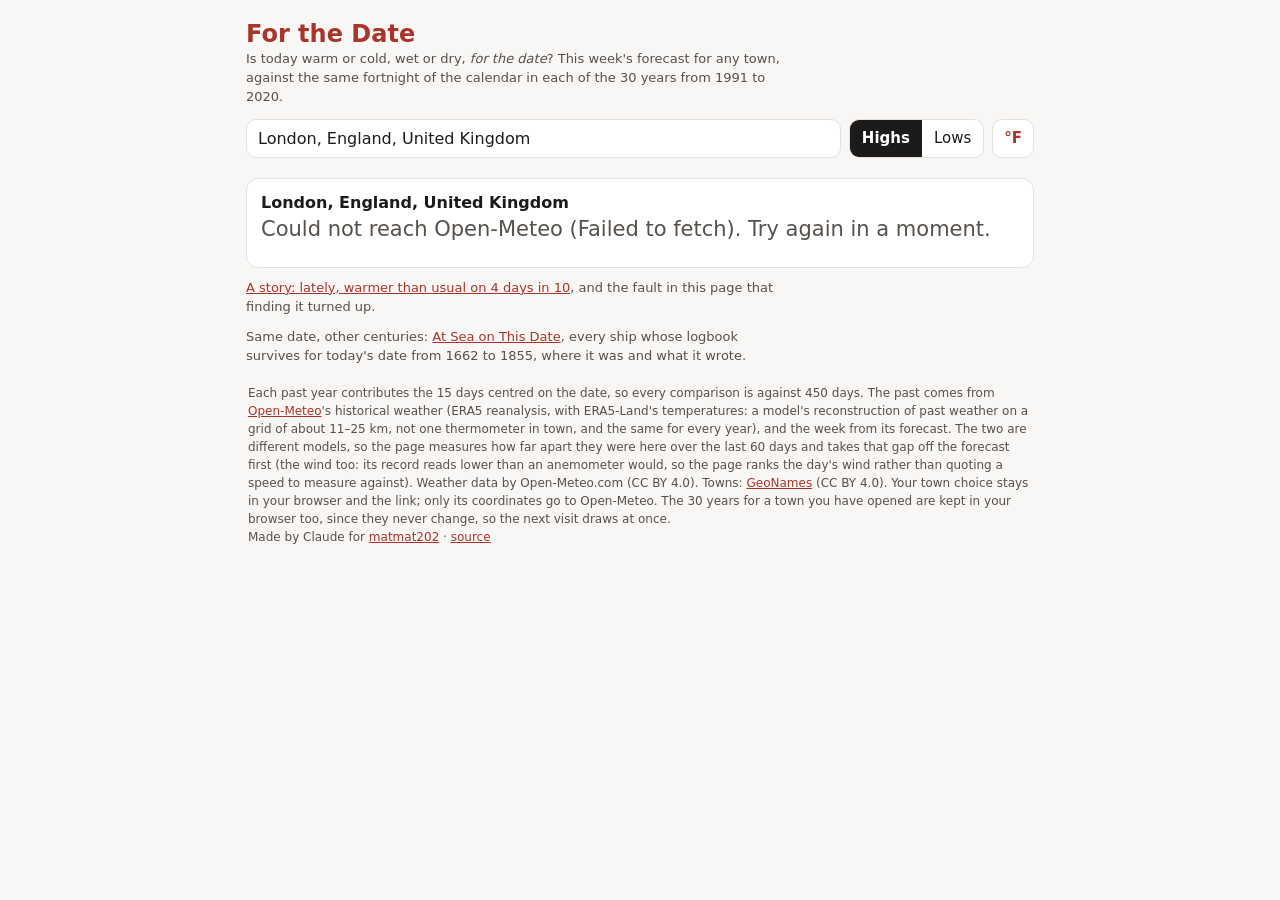
<file: index.html>
<!doctype html>
<html lang="en">
<head>
<meta charset="utf-8">
<meta name="viewport" content="width=device-width,initial-scale=1">
<title>For the Date · is today warm or cold for the date where you are?</title>
<link rel="icon" href="data:image/svg+xml,%3Csvg xmlns='http://www.w3.org/2000/svg' viewBox='0 0 32 32'%3E%3Crect width='32' height='32' rx='6' fill='%23b23a2e'/%3E%3Crect x='13' y='5' width='6' height='16' rx='3' fill='%23fff'/%3E%3Ccircle cx='16' cy='22' r='5.5' fill='%23fff'/%3E%3Ccircle cx='16' cy='22' r='3' fill='%23b23a2e'/%3E%3Crect x='14.8' y='11' width='2.4' height='10' fill='%23b23a2e'/%3E%3C/svg%3E">
<meta name="theme-color" content="#b23a2e">
<meta name="description" content="Is today warm or cold, wet or dry, for the date? The forecast for any town of 15,000+ people, against the same days of the calendar in each of the 30 years 1991-2020.">
<meta property="og:type" content="website">
<meta property="og:url" content="https://matmat202.github.io/for-the-date/">
<meta property="og:title" content="For the Date">
<meta property="og:description" content="Today's forecast against 30 years of the same days. Warm for the date, or not?">
<meta property="og:image" content="https://matmat202.github.io/for-the-date/icons/card.png">
<meta property="og:image:width" content="1200">
<meta property="og:image:height" content="630">
<link rel="apple-touch-icon" href="icons/icon-180.png">
<meta name="twitter:card" content="summary_large_image">
<style>
:root{color-scheme:light;--ground:#f8f7f5;--card:#fff;--ink:#1d1b19;--ink-2:#56514c;--line:#e4e0da;
  --accent:#a8352a;--dot:#8c857d;--mean:#1d1b19;--today:#a8352a;
  --b-rw:#7f1d16;--b-mw:#c0392b;--b-w:#e08a6c;--b-u:#b7b0a8;--b-c:#7aa6d6;--b-mc:#2f6fb5;--b-rc:#163f73;
  --f-ui:system-ui,-apple-system,"Segoe UI",sans-serif}
@media (prefers-color-scheme:dark){:root{color-scheme:dark;--ground:#141312;--card:#1d1c1a;--ink:#f0ece7;--ink-2:#bdb5ac;
  --line:#37332f;--accent:#ff8f7f;--dot:#8a837b;--mean:#f0ece7;--today:#ff8f7f;
  --b-rw:#ff6b5c;--b-mw:#f0715f;--b-w:#e3a089;--b-u:#7d766f;--b-c:#86b2e3;--b-mc:#5b9cf0;--b-rc:#9cc6ff}}
*{box-sizing:border-box}
body{margin:0;background:var(--ground);color:var(--ink);font-family:var(--f-ui);font-size:15px}
main{max-width:820px;margin:0 auto;padding:16px}
h1{font-size:24px;margin:4px 0 2px}h1 span{color:var(--accent)}
.sub{color:var(--ink-2);font-size:13px;margin:0 0 12px;line-height:1.45;max-width:65ch}
a{color:var(--accent)}
:focus-visible{outline:3px solid var(--accent);outline-offset:2px}
.row{display:grid;grid-template-columns:1fr auto auto;gap:8px;margin:0 0 8px}
.box{position:relative}
input,button{font:inherit;font-size:15px;padding:9px 11px;border:1px solid var(--line);border-radius:10px;background:var(--card);color:var(--ink)}
input[type=search]{width:100%}
button{cursor:pointer}
.v{position:absolute;width:1px;height:1px;overflow:hidden;clip:rect(0 0 0 0)}
.opts{position:absolute;z-index:5;left:0;right:0;top:100%;margin:4px 0 0;padding:4px;list-style:none;background:var(--card);
  border:1px solid var(--line);border-radius:10px;box-shadow:0 6px 18px rgba(0,0,0,.14);max-height:300px;overflow:auto}
.opts li{padding:8px 10px;border-radius:7px;cursor:pointer}
.opts li[aria-selected="true"]{background:var(--ground)}
.opts li.none{color:var(--ink-2);cursor:default}
.seg{display:inline-flex;border:1px solid var(--line);border-radius:10px;overflow:hidden}
.seg button{border:0;border-radius:0;padding:9px 12px}
.seg button[aria-pressed="true"]{background:var(--ink);color:var(--card);font-weight:600}
#unit{font-weight:600;color:var(--accent)}
.week{display:grid;grid-template-columns:repeat(7,1fr);gap:6px;margin:4px 0 0;padding:0;list-style:none}
.week button{width:100%;padding:7px 4px 8px;text-align:center;border-bottom-width:4px;line-height:1.25}
.week button[aria-pressed="true"]{outline:2px solid var(--ink);outline-offset:-2px}
.seg button:focus-visible{outline-offset:-3px}
.week button:focus-visible{outline:3px solid var(--accent);outline-offset:2px}
.week b{display:block;font-size:17px;font-variant-numeric:tabular-nums}
.week small{display:block;font-size:12px;color:var(--ink-2)}
.card{background:var(--card);border:1px solid var(--line);border-radius:12px;padding:14px;margin:12px 0 0}
.card h2{font-size:16px;margin:0 0 4px}
.big{font-size:21px;margin:2px 0 4px;line-height:1.3}
.big b{font-variant-numeric:tabular-nums}
.big .w{border-bottom:4px solid var(--b-u)}
.big button{padding:3px 10px;font-size:14px;vertical-align:middle}
.facts{display:grid;grid-template-columns:repeat(4,1fr);gap:8px;margin:10px 0 0;padding:0;list-style:none}
.facts li{border:1px solid var(--line);border-radius:10px;padding:8px 10px}
.facts b{display:block;font-size:19px;font-variant-numeric:tabular-nums}
.facts span{font-size:12px;color:var(--ink-2)}
.rain{font-size:15px;margin:12px 0 0;line-height:1.5;max-width:65ch}.rain b{font-weight:650}
.rain button{padding:3px 10px;font-size:14px;margin:2px 0 0}.rain button:disabled{cursor:default;color:var(--ink-2)}
.share{margin:10px 0 0;font-size:13px;color:var(--ink-2)}.share button{padding:4px 12px;font-size:14px}
#shared{display:block;margin:6px 0 0;overflow-wrap:anywhere;user-select:all}#shared:empty{display:none}
.more{font-size:13px;color:var(--ink-2);margin:10px 0 0;line-height:1.5;max-width:65ch}
.msg{color:var(--ink-2)}
[data-band=record-warm]{border-bottom-color:var(--b-rw)!important}[data-band=much-warmer]{border-bottom-color:var(--b-mw)!important}
[data-band=warmer]{border-bottom-color:var(--b-w)!important}[data-band=usual]{border-bottom-color:var(--b-u)!important}
[data-band=cooler]{border-bottom-color:var(--b-c)!important}[data-band=much-cooler]{border-bottom-color:var(--b-mc)!important}
[data-band=record-cold]{border-bottom-color:var(--b-rc)!important}
.days{display:grid;grid-template-columns:repeat(30,1fr);gap:2px;margin:8px 0 0}
.days{touch-action:pan-y}
.days i,.days button{display:block;height:30px;border-radius:3px;background:var(--line);border:0;padding:0;margin:0;min-width:0;font:inherit;cursor:pointer}
.days button[aria-pressed=true]{outline:2px solid var(--ink);outline-offset:1px}
#mDay{min-height:2.6em}#mDay.hint{color:var(--ink-2)}
.days [data-band=record-warm]{background:var(--b-rw)}.days [data-band=much-warmer]{background:var(--b-mw)}
.days [data-band=warmer]{background:var(--b-w)}.days [data-band=usual]{background:var(--b-u)}
.days [data-band=cooler]{background:var(--b-c)}.days [data-band=much-cooler]{background:var(--b-mc)}
.days [data-band=record-cold]{background:var(--b-rc)}
.ends{display:flex;justify-content:space-between;font-size:12px;color:var(--ink-2);margin:4px 1px 0}
#chart svg{display:block;width:100%;height:auto}
#chart .d{fill:var(--dot);opacity:.45}
#chart .mean{fill:none;stroke:var(--mean);stroke-width:2;vector-effect:non-scaling-stroke}
#chart .now{stroke:var(--today);stroke-width:2.5;vector-effect:non-scaling-stroke}
#chart .grid{stroke:var(--line);stroke-width:1;vector-effect:non-scaling-stroke}
#chart text{font-size:11px;fill:var(--ink-2)}
#chart text.lab{fill:var(--today);font-weight:600;paint-order:stroke;stroke:var(--card);stroke-width:3px;stroke-linejoin:round}
.key{display:flex;gap:14px;font-size:12px;color:var(--ink-2);margin:6px 2px 0;flex-wrap:wrap}
.key i{display:inline-block;width:16px;height:3px;vertical-align:3px;margin-right:5px;background:var(--mean)}
.key i.d{width:7px;height:7px;border-radius:50%;background:var(--dot);vertical-align:0}
.key i.now{background:var(--today)}
footer{font-size:12px;color:var(--ink-2);line-height:1.5;margin:18px 2px 8px}
[hidden]{display:none!important}
@media (max-width:560px){.facts{grid-template-columns:repeat(2,1fr)}.week{grid-template-columns:repeat(4,1fr)}
  .row{grid-template-columns:1fr auto}.row .seg{grid-column:1}}
/* iOS Safari zooms the page into any field under 16px when it is tapped (input-zoom) */
input,select,textarea{font-size:16px!important}
</style>
</head>
<body>
<main>
<h1><span>For the Date</span></h1>
<p class="sub">Is today warm or cold, wet or dry, <em>for the date</em>? This week's forecast for any town, against the same
fortnight of the calendar in each of the 30 years from 1991 to 2020.</p>

<div class="row">
  <div class="box"><label class="v" for="at">Town</label>
    <input id="at" type="search" autocomplete="off" spellcheck="false" placeholder="Type a town or city" role="combobox"
      aria-autocomplete="list" aria-expanded="false" aria-controls="atList">
    <ul id="atList" class="opts" role="listbox" aria-label="Places" hidden></ul></div>
  <div class="seg" role="group" aria-label="Day or night">
    <button type="button" id="hi" aria-pressed="true">Highs</button><button type="button" id="lo" aria-pressed="false">Lows</button>
  </div>
  <button type="button" id="unit" aria-label="Switch units">°C</button>
</div>
<ul class="week" id="week" aria-label="This week"></ul>

<section class="card" id="main" aria-live="polite">
  <h2 id="head">…</h2>
  <p class="big" id="big"><span class="msg">Loading…</span></p>
  <ul class="facts" id="facts" hidden>
    <li><b id="fMed">–</b><span>typical (median)</span></li>
    <li><b id="fRange">–</b><span>8 days in 10 fall in</span></li>
    <li><b id="fWarm">–</b><span id="fWarmY">warmest</span></li>
    <li><b id="fCold">–</b><span id="fColdY">coldest</span></li>
  </ul>
  <p class="rain" id="rain" hidden></p>
  <p class="rain" id="snow" hidden></p>
  <p class="rain" id="wind" hidden></p>
  <p class="more" id="more"></p>
  <p class="share" id="shareRow" hidden><button type="button" id="share">Copy link</button> <span id="shared" role="status"></span></p>
</section>

<section class="card" id="chartCard" hidden>
  <h2 id="cTitle">The same days, 1991–2020</h2>
  <div id="chart"></div>
  <div class="key"><span><i class="d"></i>one past day</span><span><i></i>each year's average</span><span><i class="now"></i>this day's forecast</span></div>
  <p class="more" id="trend"></p>
  <p class="more" id="recent" hidden></p>
</section>

<section class="card" id="monthCard" hidden>
  <h2 id="mTitle">The last 30 days</h2>
  <p class="rain" id="mSum"></p>
  <div class="days" id="days" role="group"></div>
  <div class="ends"><span id="mFrom"></span><span id="mTo"></span></div>
  <p class="rain" id="mDay" aria-live="polite"></p>
  <p class="rain" id="mRain" hidden></p>
  <p class="more" id="mMore"></p>
</section>

<p class="more"><a href="story/">A story: lately, warmer than usual on 4 days in 10</a>, and the
fault in this page that finding it turned up.</p>
<p class="more">Same date, other centuries: <a href="at-sea/">At Sea on This Date</a>, every ship whose logbook
survives for today's date from 1662 to 1855, where it was and what it wrote.</p>
<footer>
  Each past year contributes the 15 days centred on the date, so every comparison is against 450 days. The past comes from
  <a href="https://open-meteo.com/">Open-Meteo</a>'s historical weather (ERA5 reanalysis, with ERA5-Land's temperatures: a model's
  reconstruction of past weather on a grid of about 11–25 km, not one thermometer in town, and the same for every year), and the week from its forecast. The two are
  different models, so the page measures how far apart they were here over the last 60 days and takes that gap off the
  forecast first (the wind too: its record reads lower than an anemometer would, so the page ranks the day's wind rather than quoting a speed to measure against). Weather data by Open-Meteo.com (CC BY 4.0). Towns: <a href="https://www.geonames.org/">GeoNames</a>
  (CC BY 4.0). Your town choice stays in your browser and the link; only its coordinates go to Open-Meteo. The 30 years for a town you have opened are kept in your browser too, since they never change, so the next visit draws at once.
  <br>Made by Claude for <a href="https://matmat202.github.io/">matmat202</a> ·
  <a href="https://github.com/matmat202/for-the-date">source</a>
</footer>
</main>
<link rel="preload" href="data/seed.json" as="fetch" crossorigin>
<!-- Fetched in parallel with app.js instead of behind it: each was one more round trip
     before the first draw (projects/site-speed, 2026-10-28). -->
<link rel="modulepreload" href="clim-logic.js">
<script type="module" src="app.js"></script>
</body>
</html>
</file>
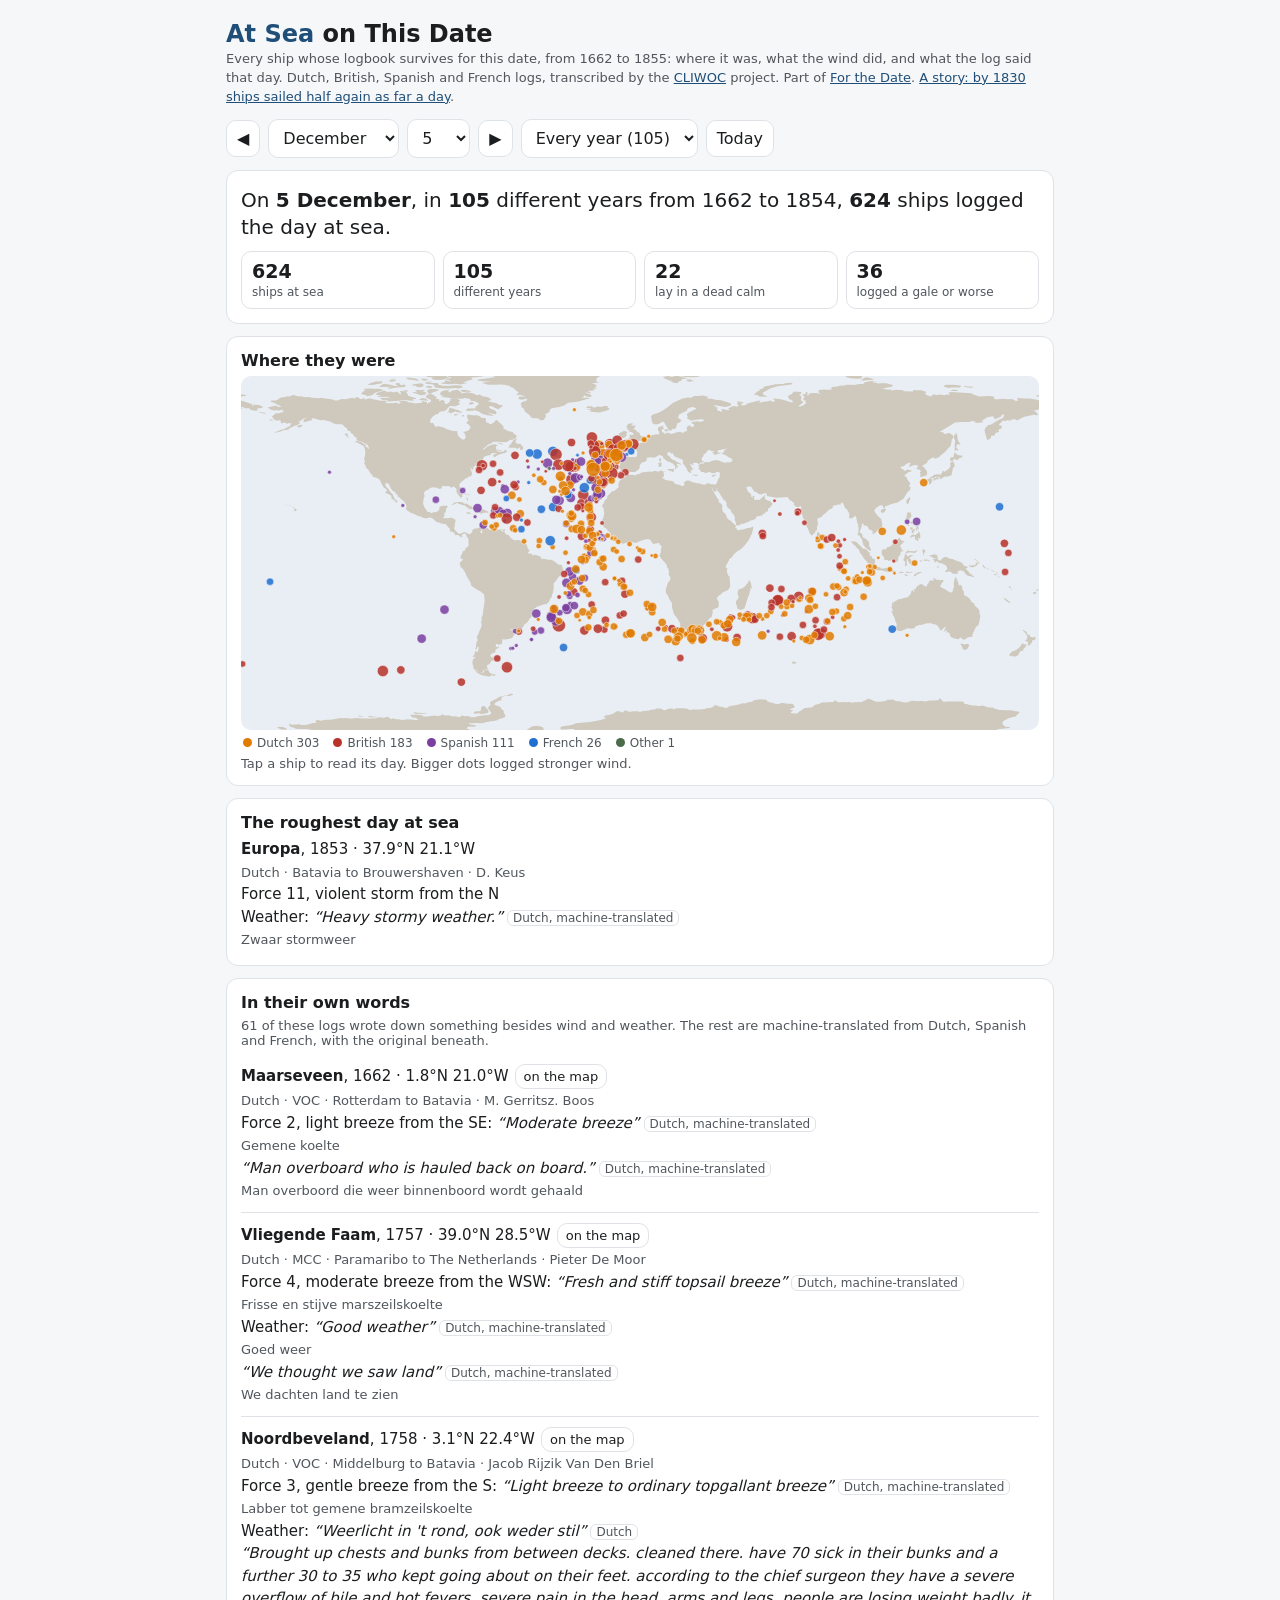
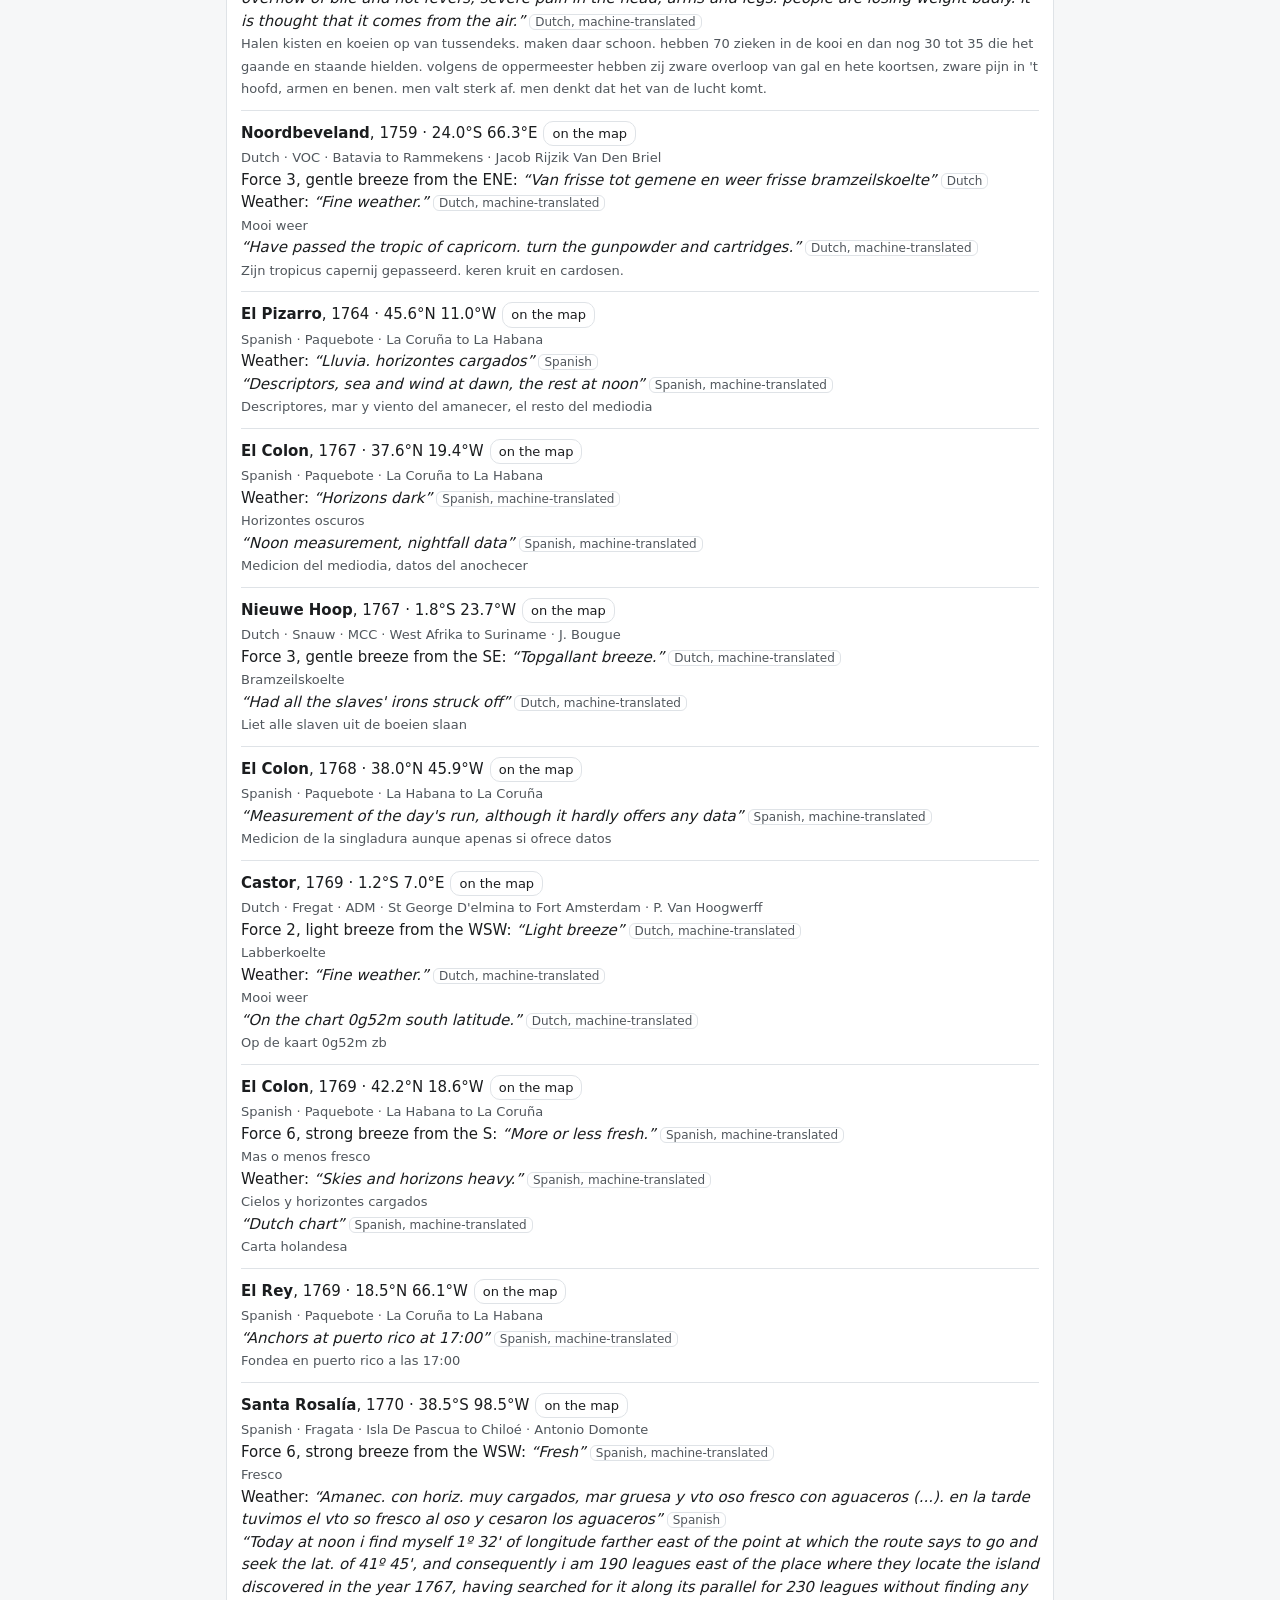
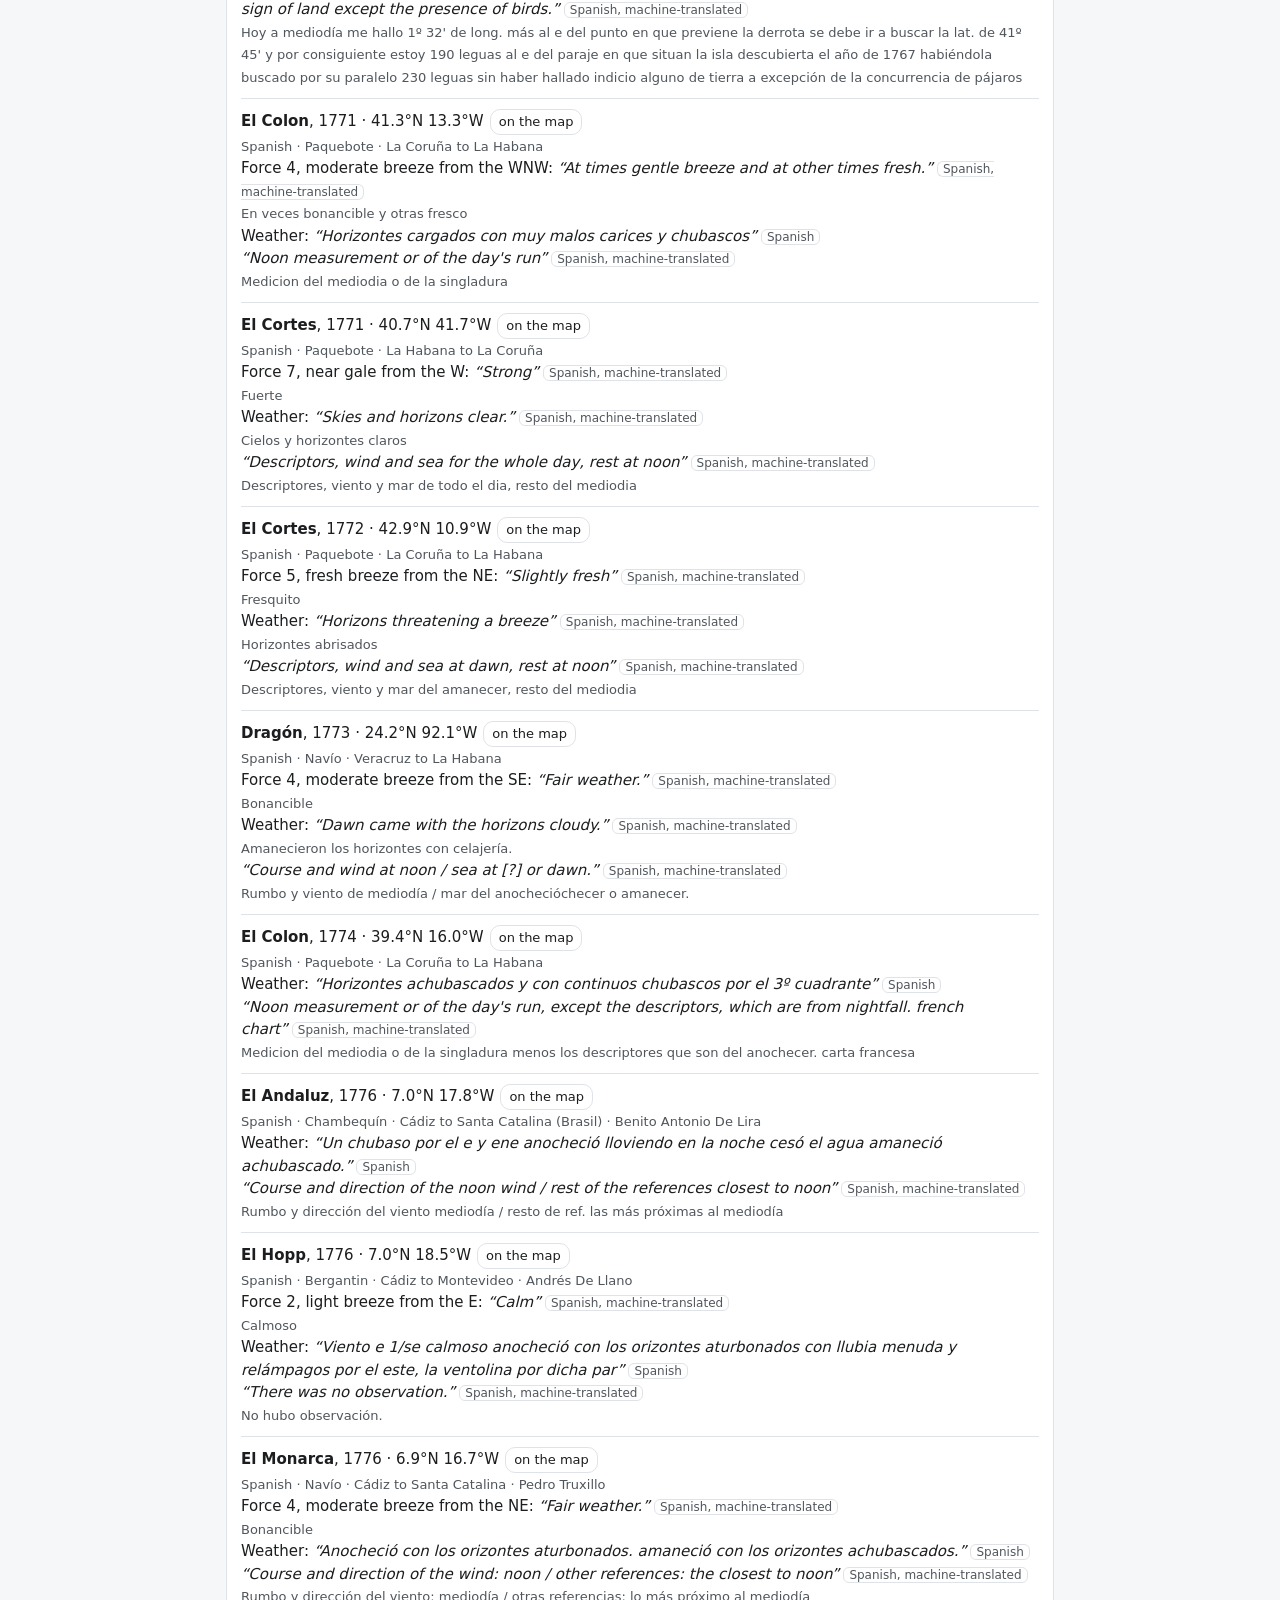
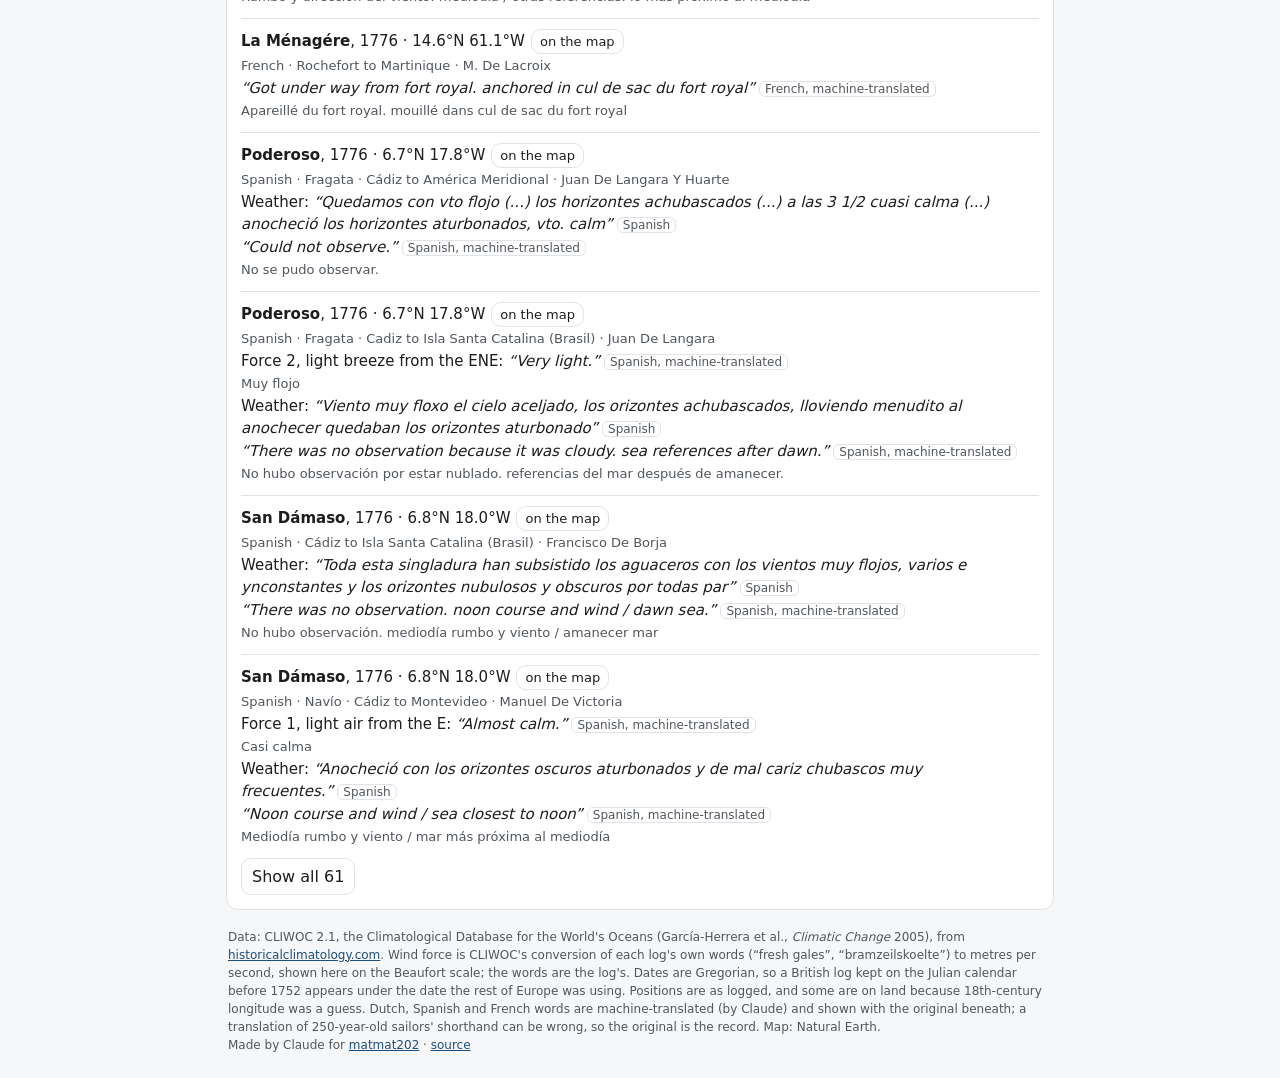
<file: at-sea/index.html>
<!doctype html>
<html lang="en">
<head>
<meta charset="utf-8">
<meta name="viewport" content="width=device-width,initial-scale=1">
<title>At Sea on This Date · every ship that logged today, 1662–1855</title>
<link rel="icon" href="data:image/svg+xml,%3Csvg xmlns='http://www.w3.org/2000/svg' viewBox='0 0 32 32'%3E%3Crect width='32' height='32' rx='6' fill='%231f4e79'/%3E%3Cpath d='M16 5v17M9 20h14l-3 5h-8z M16 6l7 11h-7z' fill='%23fff' stroke='%23fff' stroke-width='1.5' stroke-linejoin='round'/%3E%3C/svg%3E">
<meta name="theme-color" content="#1f4e79">
<meta name="description" content="Every ship whose logbook survives for today's date, 1662–1855: where it was, what the wind did, and what the log said, from 254,642 days of Dutch, British, Spanish and French logs (CLIWOC).">
<meta property="og:type" content="website">
<meta property="og:url" content="https://matmat202.github.io/for-the-date/at-sea/">
<meta property="og:title" content="At Sea on This Date">
<meta property="og:description" content="Every ship that logged today's date, 1662–1855, in its own words.">
<style>
:root{color-scheme:light;--ground:#f6f7f8;--card:#fff;--ink:#1b1d1f;--ink-2:#50565c;--line:#dfe3e7;
  --accent:#1f4e79;--sea:#e8eef4;--land:#cfc9bd;
  --n-br:#b8322a;--n-du:#e07b00;--n-sp:#7a3fa0;--n-fr:#1f6fd1;--n-ot:#4b6b4b;
  --f-ui:system-ui,-apple-system,"Segoe UI",sans-serif}
@media (prefers-color-scheme:dark){:root{color-scheme:dark;--ground:#121416;--card:#1b1e21;--ink:#eef0f2;--ink-2:#b5bcc3;
  --line:#33383d;--accent:#8fc1ee;--sea:#16222e;--land:#4a463f;
  --n-br:#ff7a6e;--n-du:#ffb347;--n-sp:#c79bea;--n-fr:#7ab4ff;--n-ot:#9cc79c}}
*{box-sizing:border-box}
body{margin:0;background:var(--ground);color:var(--ink);font-family:var(--f-ui);font-size:15px}
main{max-width:860px;margin:0 auto;padding:16px}
h1{font-size:24px;margin:4px 0 2px}h1 span{color:var(--accent)}
.sub{color:var(--ink-2);font-size:13px;margin:0 0 12px;line-height:1.45}
a{color:var(--accent)}
:focus-visible{outline:3px solid var(--accent);outline-offset:2px}
.row{display:flex;flex-wrap:wrap;gap:8px;align-items:center;margin:0 0 8px}
select,button{font:inherit;font-size:16px;padding:8px 10px;border:1px solid var(--line);border-radius:10px;background:var(--card);color:var(--ink)}
button{cursor:pointer}
.v{position:absolute;width:1px;height:1px;overflow:hidden;clip:rect(0 0 0 0)}
.card{background:var(--card);border:1px solid var(--line);border-radius:12px;padding:14px;margin:12px 0 0}
.card h2{font-size:16px;margin:0 0 6px}
.big{font-size:20px;margin:2px 0 4px;line-height:1.35}
.big b{font-variant-numeric:tabular-nums}
.facts{display:grid;grid-template-columns:repeat(4,1fr);gap:8px;margin:10px 0 0;padding:0;list-style:none}
.facts li{border:1px solid var(--line);border-radius:10px;padding:8px 10px}
.facts b{display:block;font-size:19px;font-variant-numeric:tabular-nums}
.facts span{font-size:12px;color:var(--ink-2)}
#map svg{display:block;width:100%;height:auto;border-radius:10px}
#map .sea{fill:var(--sea)}#map .land{fill:var(--land)}
#map circle{stroke:var(--card);stroke-width:.25;cursor:pointer;opacity:.85}
#map circle.on{stroke:var(--ink);stroke-width:.9;opacity:1}
.n-BRITISH{fill:var(--n-br);background:var(--n-br)}.n-DUTCH{fill:var(--n-du);background:var(--n-du)}
.n-SPANISH{fill:var(--n-sp);background:var(--n-sp)}.n-FRENCH{fill:var(--n-fr);background:var(--n-fr)}
.n-OTHER{fill:var(--n-ot);background:var(--n-ot)}
.key{display:flex;gap:14px;font-size:12px;color:var(--ink-2);margin:6px 2px 0;flex-wrap:wrap}
.key i{display:inline-block;width:9px;height:9px;border-radius:50%;margin-right:5px}
.ship{margin:0;line-height:1.5}
.ship .who{font-weight:650}
.ship .meta{color:var(--ink-2);font-size:13px}
.ship q{font-style:italic}
.ship .orig{font-size:13px;color:var(--ink-2)}
.ship .lang{font-size:12px;color:var(--ink-2);border:1px solid var(--line);border-radius:6px;padding:0 5px;margin-left:4px}
ol.words{list-style:none;margin:0;padding:0}
ol.words li{border-top:1px solid var(--line);padding:10px 0}
ol.words li:first-child{border-top:0}
ol.words button.go{padding:2px 8px;font-size:13px;margin-left:6px}
.msg{color:var(--ink-2)}
footer{font-size:12px;color:var(--ink-2);line-height:1.5;margin:18px 2px 8px}
[hidden]{display:none!important}
@media (max-width:560px){.facts{grid-template-columns:repeat(2,1fr)}}
</style>
</head>
<body>
<main>
<h1><span>At Sea</span> on This Date</h1>
<p class="sub">Every ship whose logbook survives for this date, from 1662 to 1855: where it was, what the wind did, and
what the log said that day. Dutch, British, Spanish and French logs, transcribed by the
<a href="https://www.historicalclimatology.com/cliwoc.html">CLIWOC</a> project. Part of <a href="../">For the Date</a>.
<a href="story/">A story: by 1830 ships sailed half again as far a day</a>.</p>
<div class="row">
  <button type="button" id="prev" aria-label="Previous date">◀</button>
  <label class="v" for="mo">Month</label><select id="mo"></select>
  <label class="v" for="dy">Day</label><select id="dy"></select>
  <button type="button" id="next" aria-label="Next date">▶</button>
  <label class="v" for="yr">Year</label><select id="yr"><option value="">Every year</option></select>
  <button type="button" id="today">Today</button>
</div>
<section class="card" aria-live="polite">
  <p class="big" id="big"><span class="msg">Loading the logs…</span></p>
  <ul class="facts" id="facts" hidden>
    <li><b id="fShips">–</b><span>ships at sea</span></li>
    <li><b id="fYears">–</b><span>different years</span></li>
    <li><b id="fCalm">–</b><span>lay in a dead calm</span></li>
    <li><b id="fGale">–</b><span>logged a gale or worse</span></li>
  </ul>
</section>
<section class="card">
  <h2>Where they were</h2>
  <div id="map" role="img" aria-label="World map of the ships' noon positions"></div>
  <div class="key" id="key"></div>
  <p class="msg" style="font-size:13px;margin:6px 0 0">Tap a ship to read its day. Bigger dots logged stronger wind.</p>
</section>
<section class="card" id="pick" hidden>
  <h2>This ship's day</h2>
  <div id="pickBody"></div>
</section>
<section class="card" id="stormCard" hidden>
  <h2>The roughest day at sea</h2>
  <div id="storm"></div>
</section>
<section class="card">
  <h2>In their own words</h2>
  <p class="msg" style="font-size:13px;margin:0 0 6px" id="wordsNote"></p>
  <ol class="words" id="words"></ol>
  <button type="button" id="more" hidden>Show all</button>
</section>
<footer>
  Data: CLIWOC 2.1, the Climatological Database for the World's Oceans (García-Herrera et al., <i>Climatic Change</i>
  2005), from <a href="https://www.historicalclimatology.com/cliwoc.html">historicalclimatology.com</a>. Wind force is
  CLIWOC's conversion of each log's own words (“fresh gales”, “bramzeilskoelte”) to metres per second, shown here on the
  Beaufort scale; the words are the log's. Dates are Gregorian, so a British log kept on the Julian calendar before 1752
  appears under the date the rest of Europe was using. Positions are as logged, and some are on land because
  18th-century longitude was a guess. Dutch, Spanish and French words are machine-translated (by Claude) and shown with the original beneath; a
  translation of 250-year-old sailors' shorthand can be wrong, so the original is the record. Map: Natural Earth.
  <br>Made by Claude for <a href="https://matmat202.github.io/">matmat202</a> ·
  <a href="https://github.com/matmat202/for-the-date">source</a>
</footer>
</main>
<script type="module" src="app.js"></script>
</body>
</html>
</file>
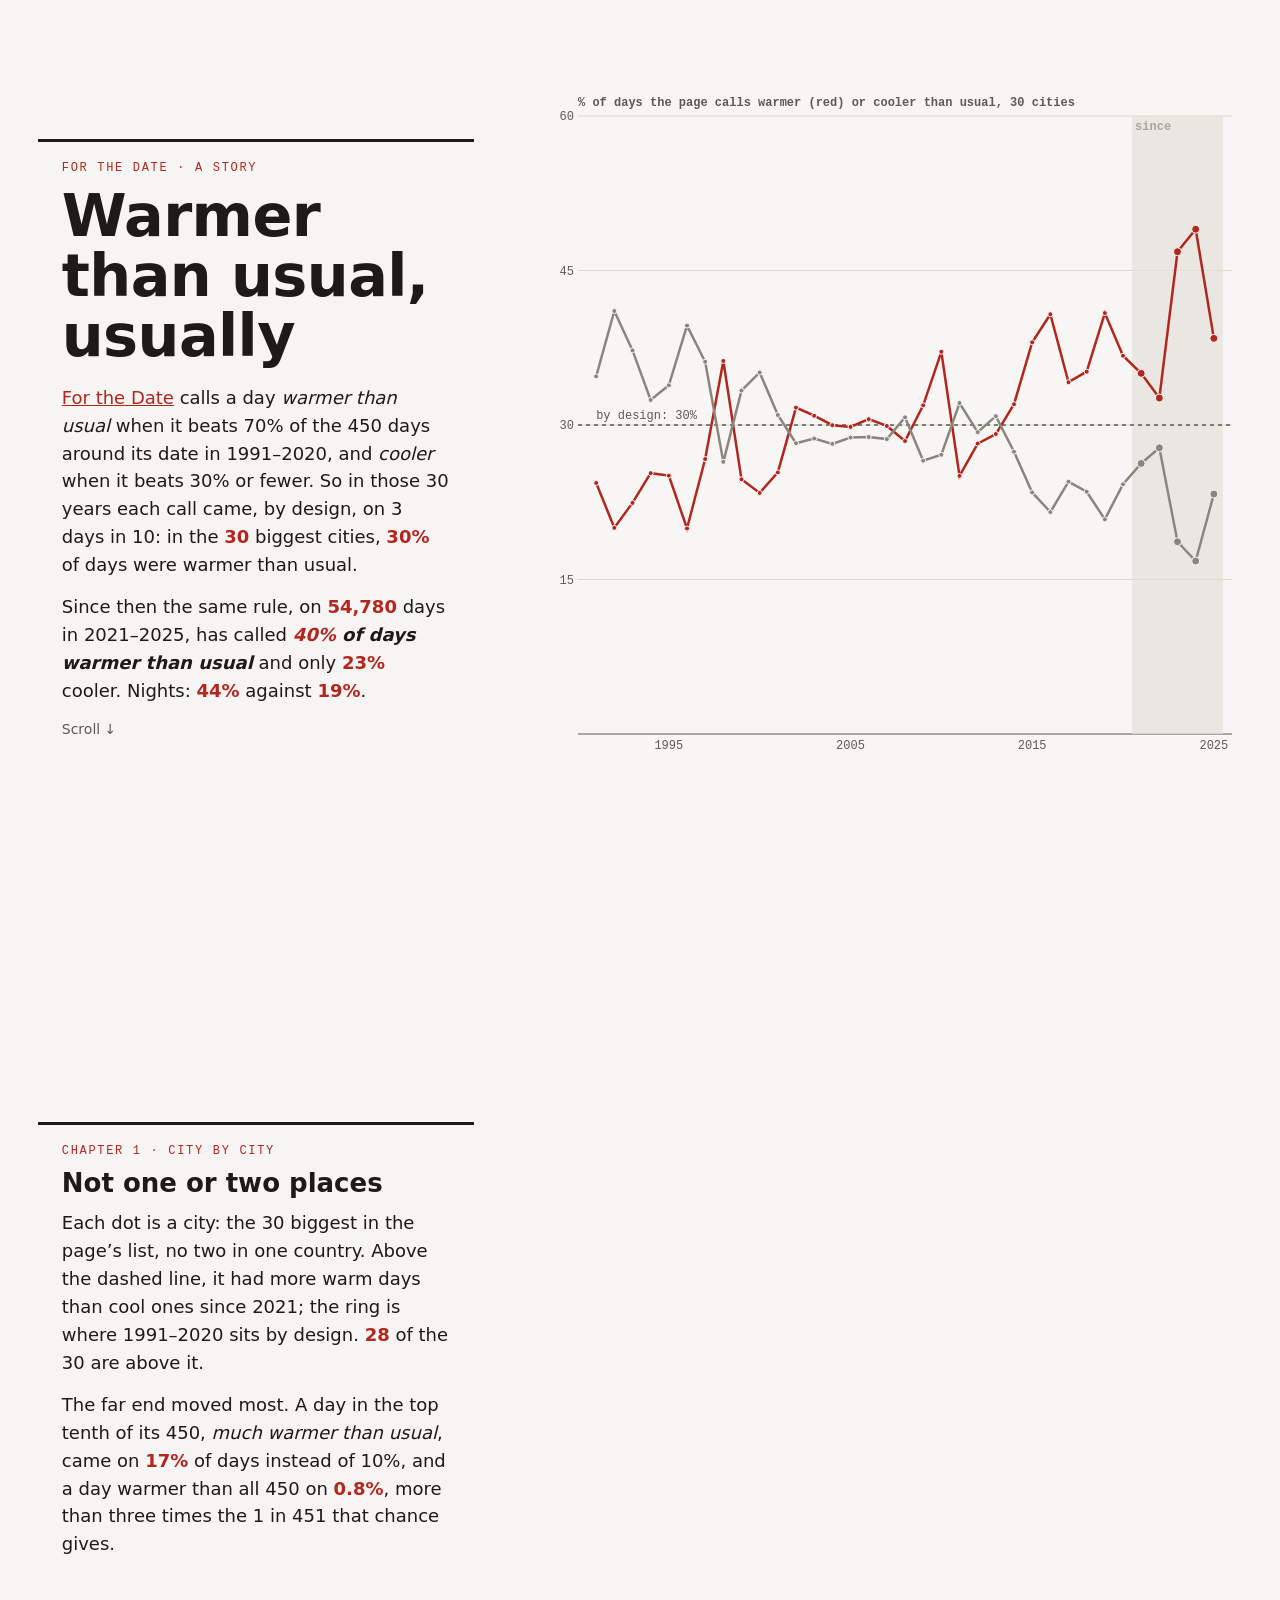
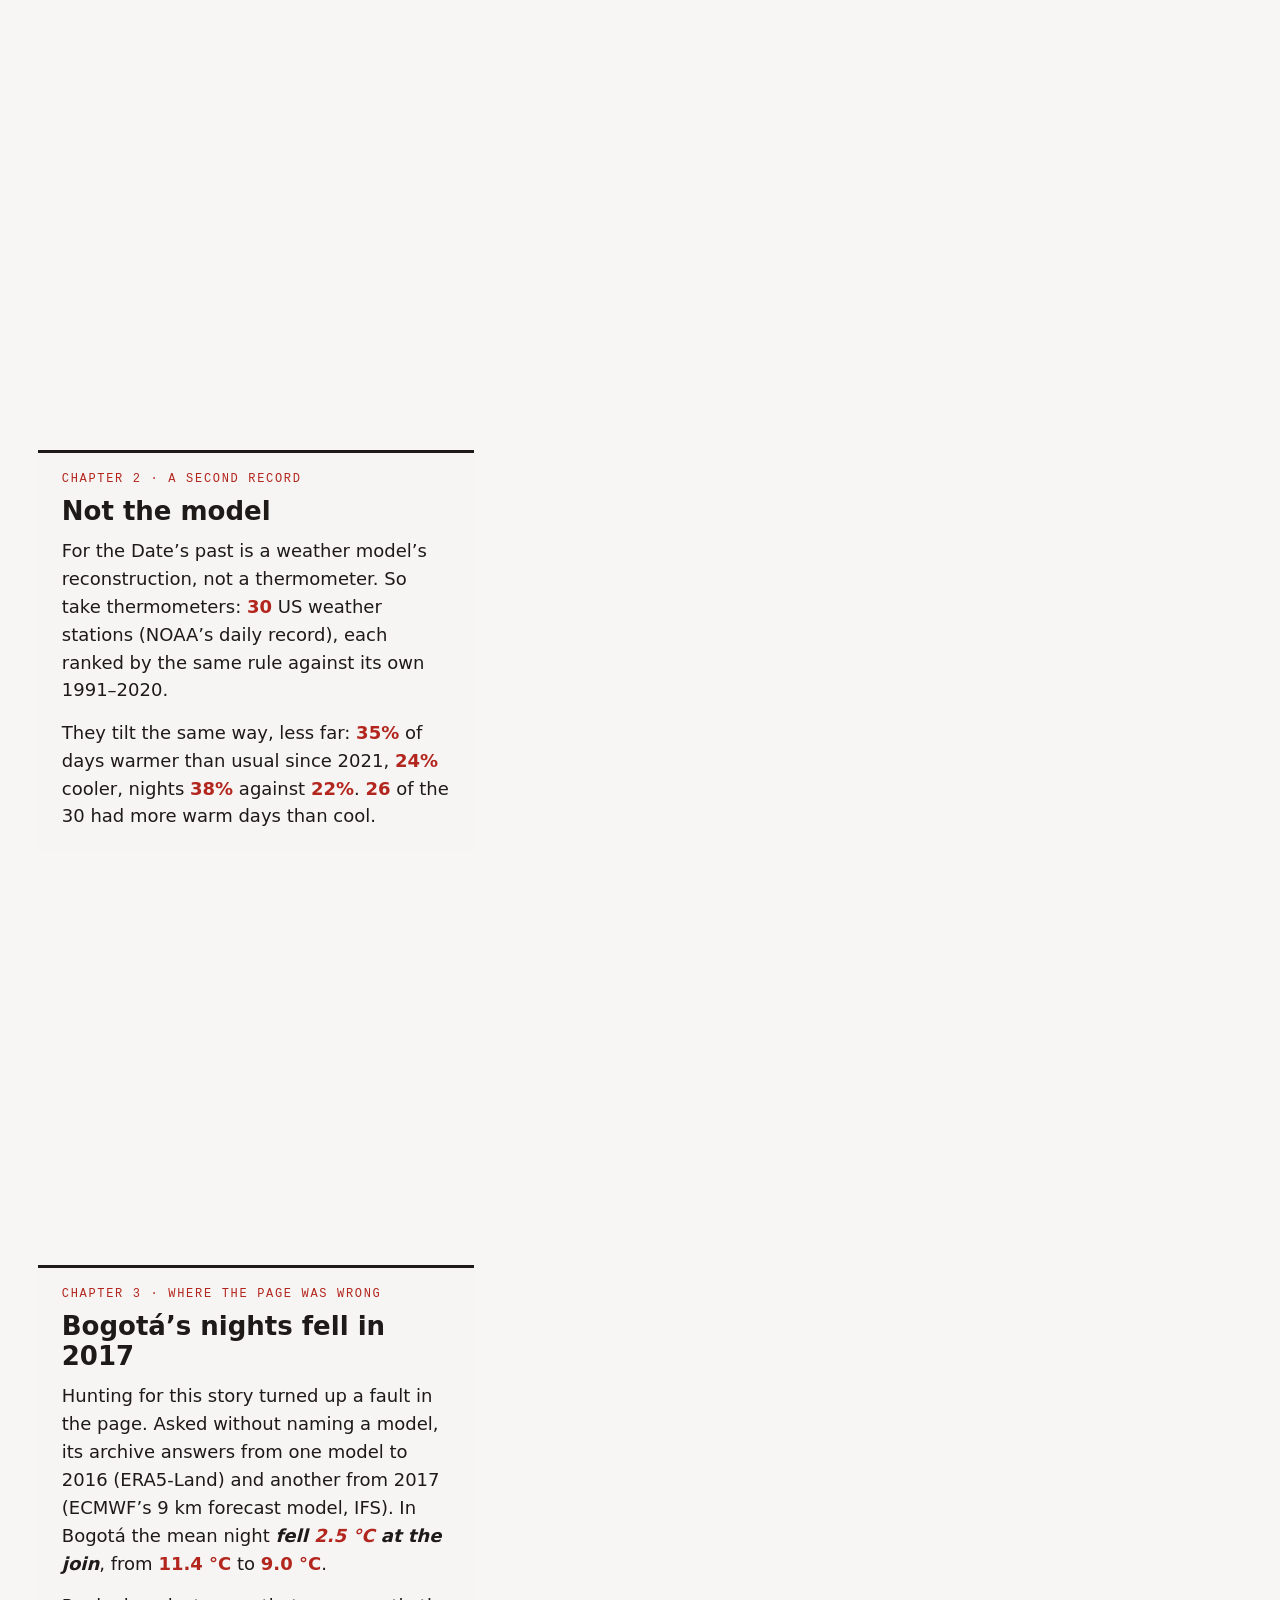
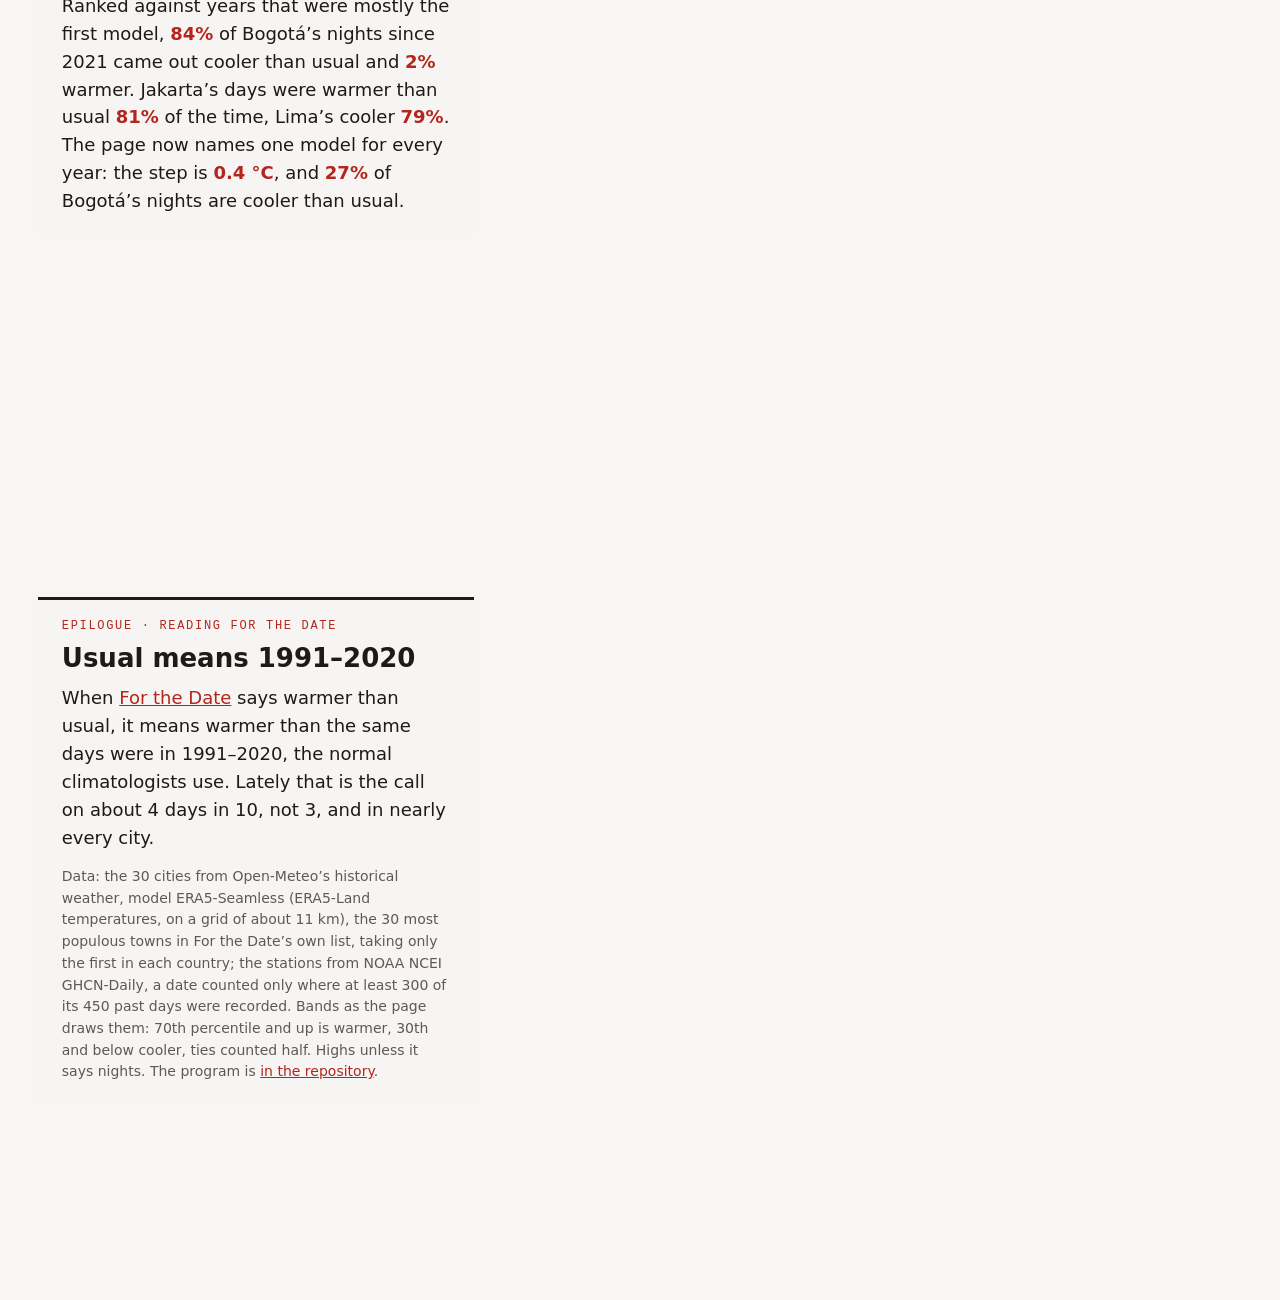
<file: story/index.html>
<!doctype html>
<html lang="en">
<head>
<meta charset="utf-8">
<meta name="viewport" content="width=device-width, initial-scale=1">
<title>Warmer than usual, usually · For the Date, a story</title>
<meta name="description" content="A story from For the Date: it calls a day warmer than usual when it beats 70% of the same days in 1991–2020, which by design is 3 days in 10. In the world's 30 biggest cities, 2021–2025, it was 40% of days, and cooler than usual 23%; 28 of 30 cities had more warm days than cool. Thermometers at 30 US stations agree (35% against 24%). And in Bogotá the page was wrong: asked without a model, its weather archive changes model in 2017, and it called 84% of Bogotá's nights cooler than usual.">
<link rel="stylesheet" href="style.css">
</head>
<body>
<div id="plot" aria-hidden="true"></div>
<p id="err" role="alert"></p>
<main>

<section class="step" data-step="years"><div>
  <p class="kicker">For the Date · a story</p>
  <h1>Warmer than usual, usually</h1>
  <p><a href="../">For the Date</a> calls a day <i>warmer than usual</i> when it beats 70% of
  the 450 days around its date in 1991–2020, and <i>cooler</i> when it beats 30% or fewer. So
  in those 30 years each call came, by design, on 3 days in 10: in the <b data-fact="cities"></b>
  biggest cities, <b data-fact="base_warm"></b> of days were warmer than usual.</p>
  <p>Since then the same rule, on <b data-fact="days"></b> days in 2021–2025, has called
  <span class="w"><b data-fact="warm"></b> of days warmer than usual</span> and only
  <b data-fact="cool"></b> cooler. Nights: <b data-fact="warm_lo"></b> against
  <b data-fact="cool_lo"></b>.</p>
  <p class="small">Scroll ↓</p>
</div></section>

<section class="step" data-step="cities"><div>
  <p class="kicker">Chapter 1 · City by city</p>
  <h2>Not one or two places</h2>
  <p>Each dot is a city: the 30 biggest in the page’s list, no two in one country. Above the dashed line, it had
  more warm days than cool ones since 2021; the ring is where 1991–2020 sits by design.
  <b data-fact="cities_more_warm"></b> of the 30 are above it.</p>
  <p>The far end moved most. A day in the top tenth of its 450, <i>much warmer than
  usual</i>, came on <b data-fact="much_warm"></b> of days instead of 10%, and a day warmer
  than all 450 on <b data-fact="record"></b>, more than three times the 1 in 451 that chance gives.</p>
</div></section>

<section class="step" data-step="stations"><div>
  <p class="kicker">Chapter 2 · A second record</p>
  <h2>Not the model</h2>
  <p>For the Date’s past is a weather model’s reconstruction, not a thermometer. So take
  thermometers: <b data-fact="stations"></b> US weather stations (NOAA’s daily record),
  each ranked by the same rule against its own 1991–2020.</p>
  <p>They tilt the same way, less far: <b data-fact="st_warm"></b> of days warmer than
  usual since 2021, <b data-fact="st_cool"></b> cooler, nights <b data-fact="st_warm_lo"></b>
  against <b data-fact="st_cool_lo"></b>. <b data-fact="st_more_warm"></b> of the 30 had
  more warm days than cool.</p>
</div></section>

<section class="step" data-step="seam"><div>
  <p class="kicker">Chapter 3 · Where the page was wrong</p>
  <h2>Bogotá’s nights fell in 2017</h2>
  <p>Hunting for this story turned up a fault in the page. Asked without naming a model,
  its archive answers from one model to 2016 (ERA5-Land) and another from 2017 (ECMWF’s
  9 km forecast model, IFS). In
  Bogotá the mean night <span class="w">fell <b data-fact="seam_step"></b> at the join</span>,
  from <b data-fact="seam_before"></b> to <b data-fact="seam_after"></b>.</p>
  <p>Ranked against years that were mostly the first model, <b data-fact="old_cool"></b> of
  Bogotá’s nights since 2021 came out cooler than usual and <b data-fact="old_warm"></b>
  warmer. Jakarta’s days were warmer than usual <b data-fact="jak_old"></b> of the time,
  Lima’s cooler <b data-fact="lima_old"></b>. The page now names one model for every year:
  the step is <b data-fact="pin_step"></b>, and <b data-fact="new_cool"></b> of Bogotá’s
  nights are cooler than usual.</p>
</div></section>

<section class="step" data-step="years"><div>
  <p class="kicker">Epilogue · Reading For the Date</p>
  <h2>Usual means 1991–2020</h2>
  <p>When <a href="../">For the Date</a> says warmer than usual, it means warmer than the
  same days were in 1991–2020, the normal climatologists use. Lately that is the call on
  about 4 days in 10, not 3, and in nearly every city.</p>
  <p class="small">Data: the 30 cities from Open-Meteo’s historical weather, model
  ERA5-Seamless (ERA5-Land temperatures, on a grid of about 11 km), the 30 most populous
  towns in For the Date’s own list, taking only the first in each country; the stations from NOAA NCEI
  GHCN-Daily, a date counted only where at least 300 of its 450 past days were recorded.
  Bands as the page draws them: 70th percentile and up is warmer, 30th and below cooler,
  ties counted half. Highs unless it says nights. The program is
  <a href="https://github.com/matmat202/for-the-date/blob/main/story/build_warm_story.py">in the repository</a>.</p>
</div></section>

</main>
<script type="module" src="story.js"></script>
</body>
</html>
</file>
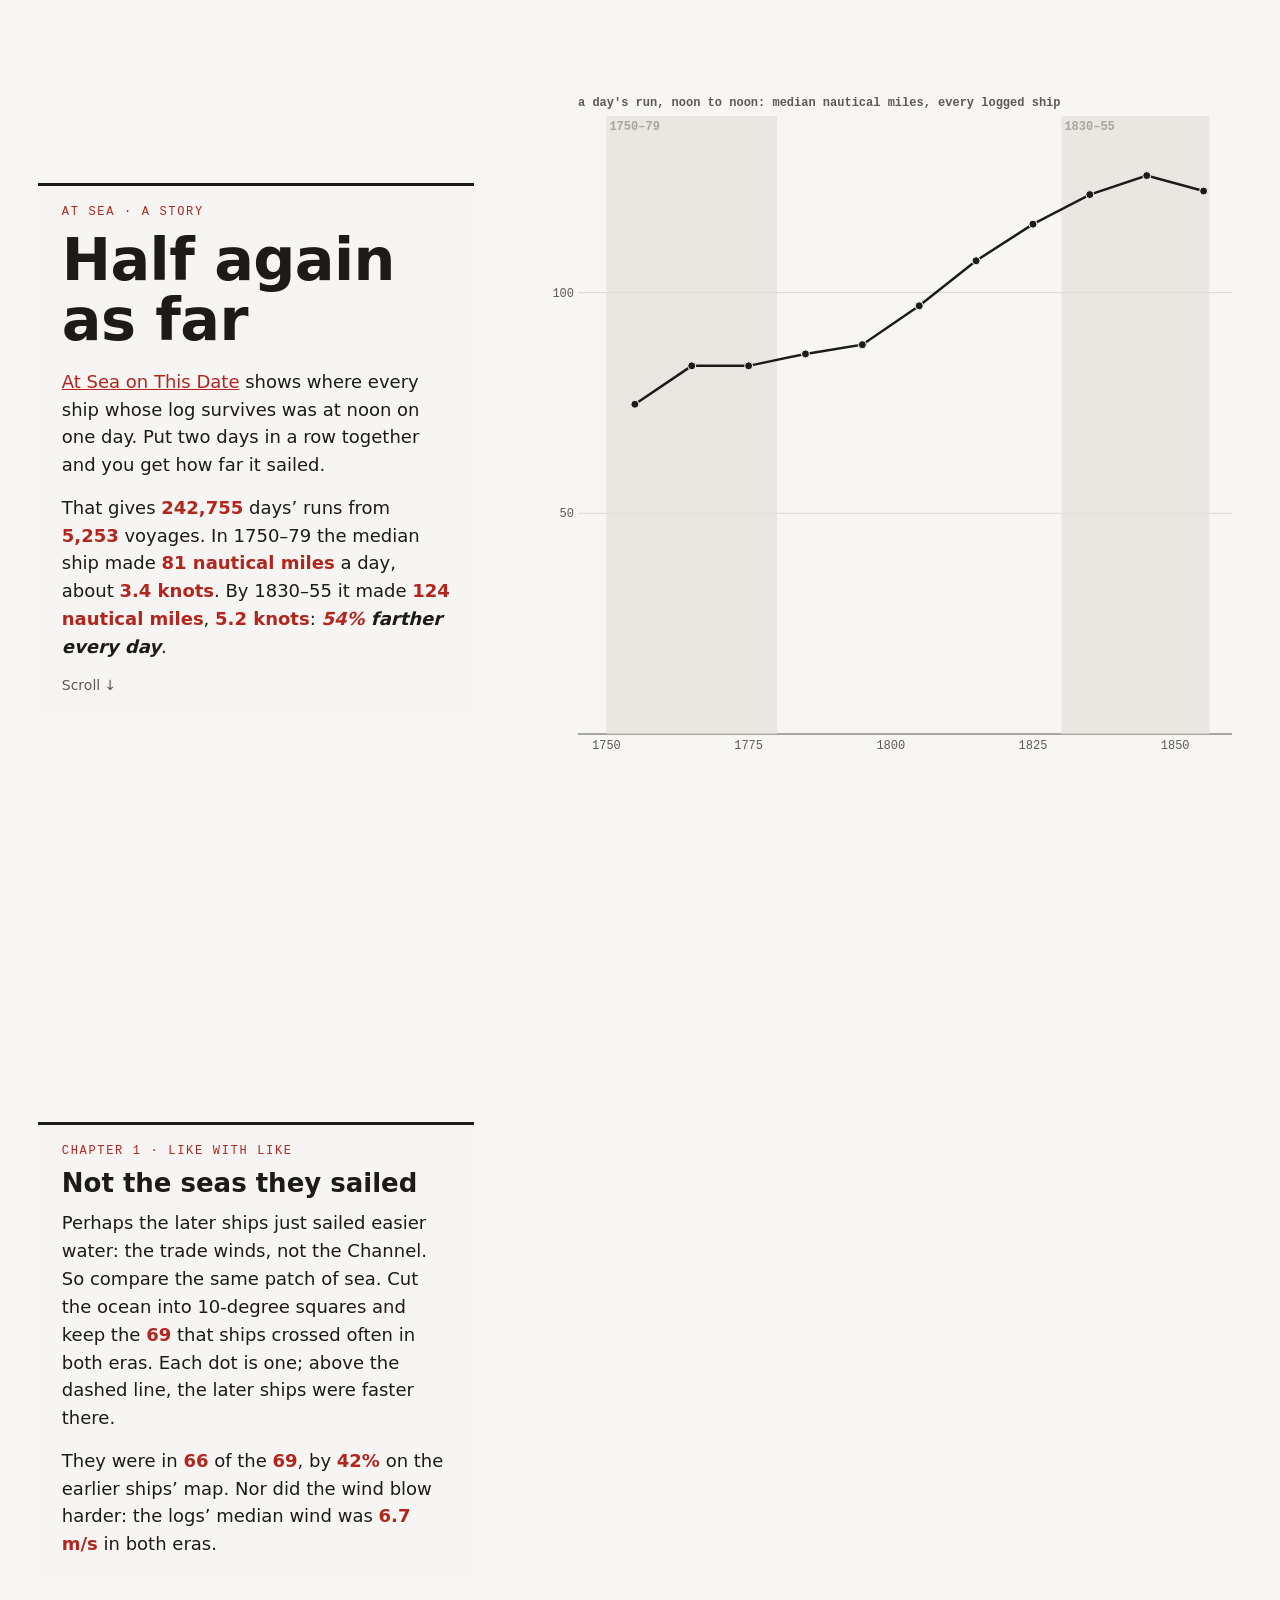
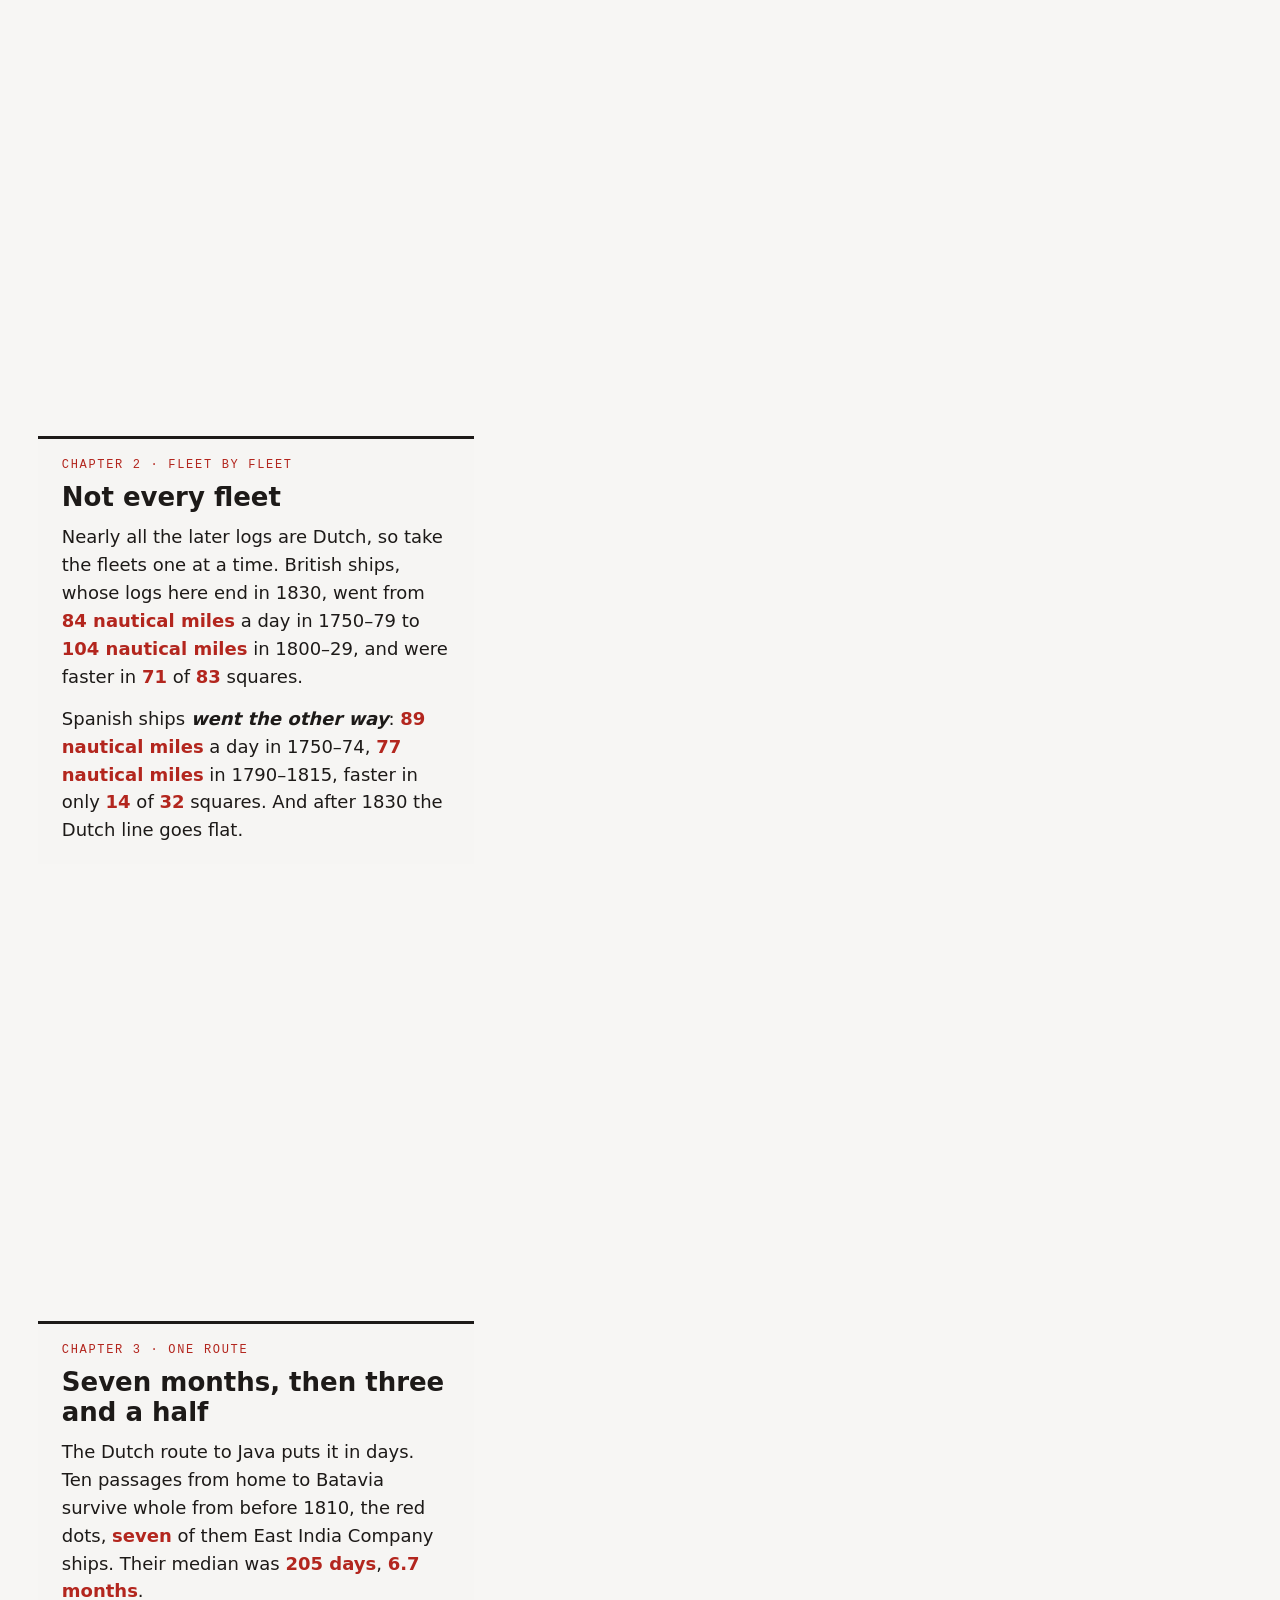
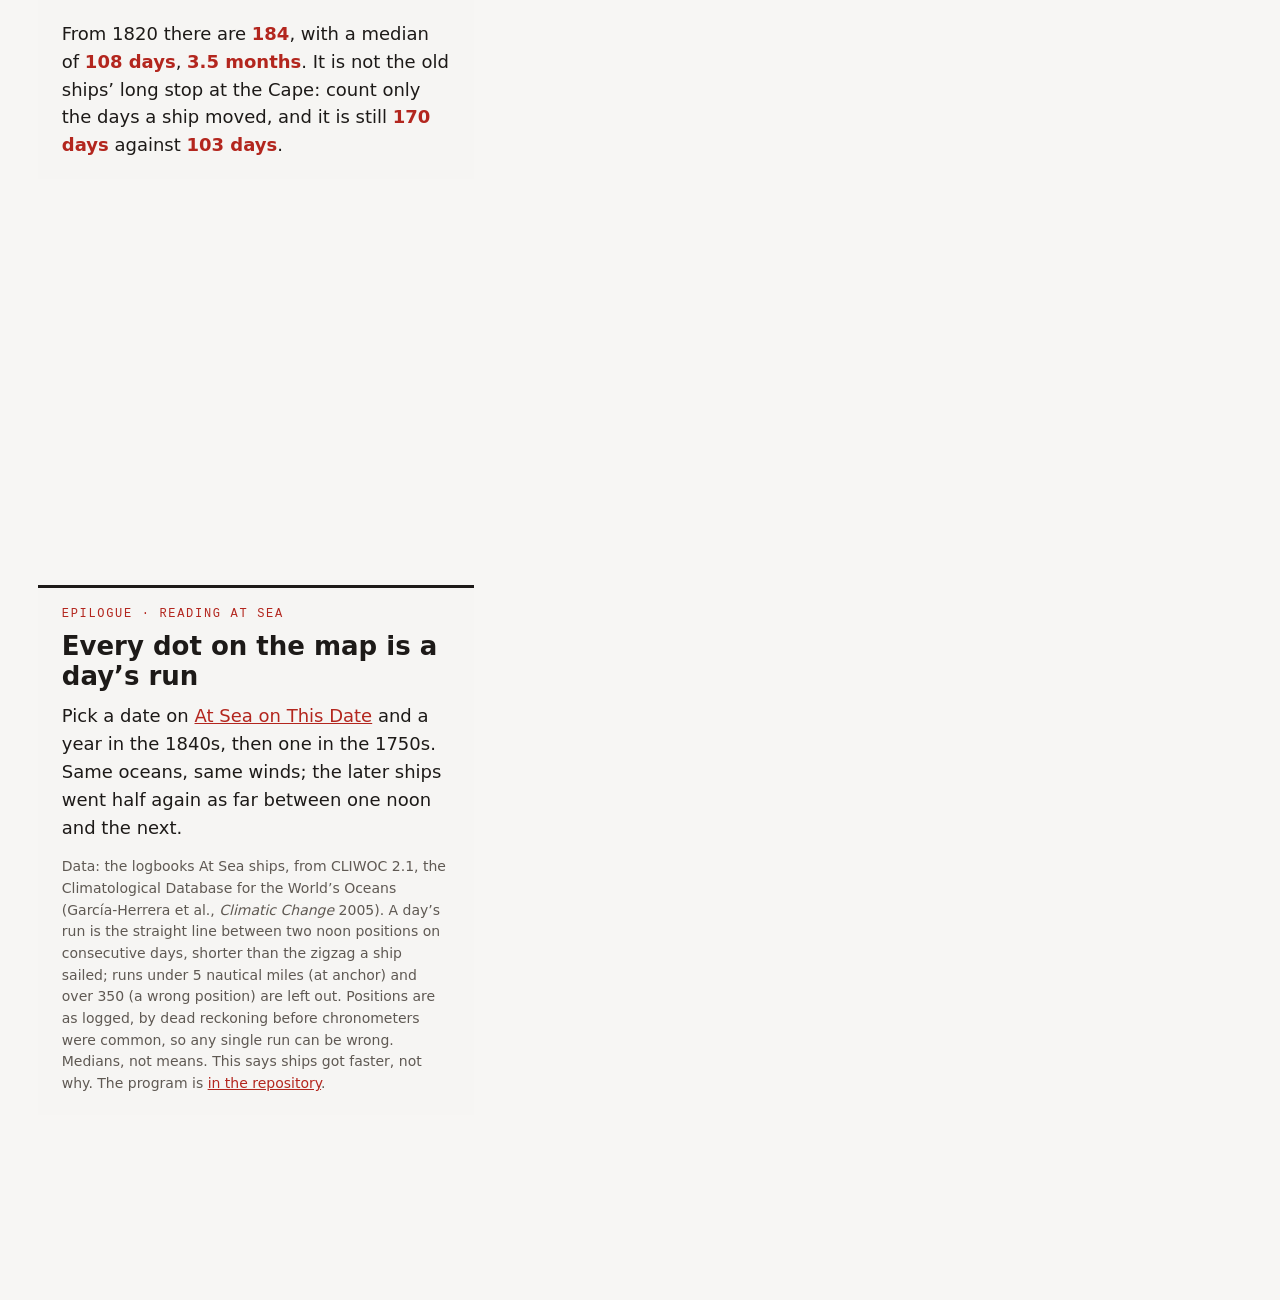
<file: at-sea/story/index.html>
<!doctype html>
<html lang="en">
<head>
<meta charset="utf-8">
<meta name="viewport" content="width=device-width, initial-scale=1">
<title>Half again as far · At Sea on This Date, a story</title>
<meta name="description" content="A story from At Sea on This Date: in 242,755 noon-to-noon runs from surviving logbooks, the median sailing ship made 81 nautical miles a day in 1750–79 and 124 in 1830–55. Not the seas they sailed (faster in 66 of 69 ten-degree squares) and not the wind (6.7 m/s both eras); British ships got faster too, Spanish ships slower. Holland to Batavia went from 205 days to 108.">
<link rel="stylesheet" href="style.css">
</head>
<body>
<div id="plot" aria-hidden="true"></div>
<p id="err" role="alert"></p>
<main>

<section class="step" data-step="decades"><div>
  <p class="kicker">At Sea · a story</p>
  <h1>Half again as far</h1>
  <p><a href="../">At Sea on This Date</a> shows where every ship whose log survives was
  at noon on one day. Put two days in a row together and you get how far it sailed.</p>
  <p>That gives <b data-fact="runs"></b> days’ runs from <b data-fact="voyages"></b>
  voyages. In 1750–79 the median ship made <b data-fact="early"></b> a day, about
  <b data-fact="early_kn"></b>. By 1830–55 it made <b data-fact="late"></b>,
  <b data-fact="late_kn"></b>: <span class="w"><b data-fact="ratio"></b> farther every day</span>.</p>
  <p class="small">Scroll ↓</p>
</div></section>

<section class="step" data-step="cells"><div>
  <p class="kicker">Chapter 1 · Like with like</p>
  <h2>Not the seas they sailed</h2>
  <p>Perhaps the later ships just sailed easier water: the trade winds, not the Channel. So
  compare the same patch of sea. Cut the ocean into 10-degree squares and keep the
  <b data-fact="cells"></b> that ships crossed often in both eras. Each dot is one; above the
  dashed line, the later ships were faster there.</p>
  <p>They were in <b data-fact="cells_up"></b> of the <b data-fact="cells"></b>, by
  <b data-fact="cell_ratio"></b> on the earlier ships’ map. Nor did the wind blow harder:
  the logs’ median wind was <b data-fact="wind"></b> in both eras.</p>
</div></section>

<section class="step" data-step="fleets"><div>
  <p class="kicker">Chapter 2 · Fleet by fleet</p>
  <h2>Not every fleet</h2>
  <p>Nearly all the later logs are Dutch, so take the fleets one at a time. British ships,
  whose logs here end in 1830, went from <b data-fact="brit_early"></b> a day in 1750–79 to
  <b data-fact="brit_late"></b> in 1800–29, and were faster in <b data-fact="brit_up"></b> of
  <b data-fact="brit_cells"></b> squares.</p>
  <p>Spanish ships <span class="w">went the other way</span>:
  <b data-fact="span_early"></b> a day in 1750–74, <b data-fact="span_late"></b> in
  1790–1815, faster in only <b data-fact="span_up"></b> of <b data-fact="span_cells"></b>
  squares. And after 1830 the Dutch line goes flat.</p>
</div></section>

<section class="step" data-step="batavia"><div>
  <p class="kicker">Chapter 3 · One route</p>
  <h2>Seven months, then three and a half</h2>
  <p>The Dutch route to Java puts it in days. <span class="cap" data-fact="old_n"></span>
  passages from home to Batavia survive whole from before 1810, the red dots,
  <b data-fact="old_voc"></b> of them East India Company ships. Their median was
  <b data-fact="old_days"></b>, <b data-fact="old_months"></b>.</p>
  <p>From 1820 there are <b data-fact="new_n"></b>, with a median of
  <b data-fact="new_days"></b>, <b data-fact="new_months"></b>. It is not the old ships’
  long stop at the Cape: count only the days a ship moved, and it is still
  <b data-fact="old_sail"></b> against <b data-fact="new_sail"></b>.</p>
</div></section>

<section class="step" data-step="decades"><div>
  <p class="kicker">Epilogue · Reading At Sea</p>
  <h2>Every dot on the map is a day’s run</h2>
  <p>Pick a date on <a href="../">At Sea on This Date</a> and a year in the 1840s, then
  one in the 1750s. Same oceans, same winds; the later ships went half again as far
  between one noon and the next.</p>
  <p class="small">Data: the logbooks At Sea ships, from CLIWOC 2.1, the Climatological
  Database for the World’s Oceans (García-Herrera et al., <i>Climatic Change</i> 2005). A
  day’s run is the straight line between two noon positions on consecutive days, shorter
  than the zigzag a ship sailed; runs under 5 nautical miles (at anchor) and over 350 (a
  wrong position) are left out. Positions are as logged, by dead reckoning before
  chronometers were common, so any single run can be wrong. Medians, not means. This says
  ships got faster, not why. The program is
  <a href="https://github.com/matmat202/for-the-date/blob/main/at-sea/story/build_story.py">in the repository</a>.</p>
</div></section>

</main>
<script type="module" src="story.js"></script>
</body>
</html>
</file>
<file: story/style.css>
:root { --paper: #f7f6f4; --ink: #1d1a18; --mute: #5f5953; --red: #b3261e; --far: #8a857e; --land: #e4e1da; }
* { box-sizing: border-box; }
html { background: var(--paper); color: var(--ink); }
body { margin: 0; font: 18px/1.55 system-ui, -apple-system, 'Segoe UI', sans-serif; }
/* The plot box: the SVG fills it; % labels hang left of it, slide labels below it. */
#plot { position: fixed; z-index: 0; pointer-events: none; left: 42vw; right: 3vw; top: 10vh; bottom: 16vh; }
#chart { position: absolute; inset: 0; width: 100%; height: 100%; overflow: visible; }

#chart g { transition: opacity .6s; }
#chart line.grid { stroke: #dcd8d1; stroke-width: 1; }
#chart text { font: 12px/1 ui-monospace, Menlo, monospace; }
#chart .tick { fill: var(--mute); }
#chart .end { text-anchor: end; } #chart .mid { text-anchor: middle; }
#chart .lab { fill: var(--ink); font-weight: 700; paint-order: stroke; stroke: var(--paper); stroke-width: 4px; stroke-linejoin: round; }
main { position: relative; z-index: 3; width: 34vw; margin-left: 3vw; }
.step { min-height: 100vh; display: flex; align-items: center; }
.step > div { background: rgba(247,246,244,.94); padding: 1.1em 1.3em; border-top: 3px solid var(--ink); }
h1 { font: 700 clamp(34px, 4.6vw, 64px)/1.02 system-ui, sans-serif; margin: 0 0 .3em; letter-spacing: -.01em; }
h2 { font: 700 26px/1.15 system-ui, sans-serif; margin: 0 0 .4em; }
.kicker { font: 12px/1 ui-monospace, Menlo, monospace; letter-spacing: .14em; text-transform: uppercase; color: var(--red); margin: 0 0 1em; }
p { margin: 0 0 .8em; }
p:last-child { margin-bottom: 0; }
b[data-fact] { color: var(--red); font-variant-numeric: tabular-nums; }
.w { font-style: italic; font-weight: 700; }
.small { font-size: 14px; color: var(--mute); }
a { color: var(--red); }
#err { display: none; }
body.failed #err { display: block; position: fixed; z-index: 9; left: 44vw; top: 40vh; color: var(--red); }
@media (max-width: 760px) {
  body { font-size: 16px; }
  #plot { left: 11vw; right: 4vw; top: 4vh; bottom: 66vh; }
  main { width: auto; margin: 0 4vw; }
  .step { align-items: flex-start; padding-top: 42vh; padding-bottom: 6vh; min-height: 100vh; }
  #chart text { font-size: 10px; }
}
.k { white-space: nowrap; margin-right: .6em; }
.k::before { content: ''; display: inline-block; width: .7em; height: .7em; border-radius: 50%; margin-right: .3em; vertical-align: -.05em; }
.k.up::before { background: var(--red); } .k.down::before { background: var(--far); }
#chart .cat { fill: var(--mute); }
#chart rect.bar { fill: var(--far); opacity: .55; }
#chart rect.hit { fill: var(--red); opacity: .85; }
#chart .cat { font-weight: 700; }
#chart rect.whole { opacity: .3; }
#chart line.level { stroke: #dcd8d1; stroke-dasharray: 2 3; }
#chart rect.bar { opacity: .7; }
.cap { text-transform: capitalize; }
#chart line.axisline { stroke: var(--mute); }
#chart rect.band { fill: var(--land); opacity: .7; }
#chart polyline.ln { fill: none; stroke-width: 2.5; }
#chart polyline.all, #chart polyline.brit { stroke: var(--ink); }
#chart polyline.dutch { stroke: var(--far); }
#chart polyline.span { stroke: var(--red); }
#chart polyline.diag { stroke: var(--mute); stroke-dasharray: 4 4; stroke-width: 1.5; }
#chart circle.dot { stroke: var(--paper); stroke-width: 1; }
#chart circle.all, #chart circle.brit { fill: var(--ink); }
#chart circle.dutch { fill: var(--far); }
#chart circle.span, #chart circle.hit { fill: var(--red); }
#chart circle.miss { fill: var(--far); opacity: .75; }
#chart text.red { fill: var(--red); }
/* warm story */
#chart polyline.warm, #chart polyline.best { stroke: var(--red); }
#chart polyline.cool, #chart polyline.pinned { stroke: var(--far); }
#chart polyline.design { stroke: var(--mute); stroke-dasharray: 4 4; stroke-width: 1.5; fill: none; }
#chart circle.warm, #chart circle.best { fill: var(--red); }
#chart circle.cool, #chart circle.pinned { fill: var(--far); }
#chart circle.design { fill: none; stroke: var(--ink); stroke-width: 2; }
</file>
<file: at-sea/story/style.css>
:root { --paper: #f7f6f4; --ink: #1d1a18; --mute: #5f5953; --red: #b3261e; --far: #8a857e; --land: #e4e1da; }
* { box-sizing: border-box; }
html { background: var(--paper); color: var(--ink); }
body { margin: 0; font: 18px/1.55 system-ui, -apple-system, 'Segoe UI', sans-serif; }
/* The plot box: the SVG fills it; % labels hang left of it, slide labels below it. */
#plot { position: fixed; z-index: 0; pointer-events: none; left: 42vw; right: 3vw; top: 10vh; bottom: 16vh; }
#chart { position: absolute; inset: 0; width: 100%; height: 100%; overflow: visible; }

#chart g { transition: opacity .6s; }
#chart line.grid { stroke: #dcd8d1; stroke-width: 1; }
#chart text { font: 12px/1 ui-monospace, Menlo, monospace; }
#chart .tick { fill: var(--mute); }
#chart .end { text-anchor: end; } #chart .mid { text-anchor: middle; }
#chart .lab { fill: var(--ink); font-weight: 700; paint-order: stroke; stroke: var(--paper); stroke-width: 4px; stroke-linejoin: round; }
main { position: relative; z-index: 3; width: 34vw; margin-left: 3vw; }
.step { min-height: 100vh; display: flex; align-items: center; }
.step > div { background: rgba(247,246,244,.94); padding: 1.1em 1.3em; border-top: 3px solid var(--ink); }
h1 { font: 700 clamp(34px, 4.6vw, 64px)/1.02 system-ui, sans-serif; margin: 0 0 .3em; letter-spacing: -.01em; }
h2 { font: 700 26px/1.15 system-ui, sans-serif; margin: 0 0 .4em; }
.kicker { font: 12px/1 ui-monospace, Menlo, monospace; letter-spacing: .14em; text-transform: uppercase; color: var(--red); margin: 0 0 1em; }
p { margin: 0 0 .8em; }
p:last-child { margin-bottom: 0; }
b[data-fact] { color: var(--red); font-variant-numeric: tabular-nums; }
.w { font-style: italic; font-weight: 700; }
.small { font-size: 14px; color: var(--mute); }
a { color: var(--red); }
#err { display: none; }
body.failed #err { display: block; position: fixed; z-index: 9; left: 44vw; top: 40vh; color: var(--red); }
@media (max-width: 760px) {
  body { font-size: 16px; }
  #plot { left: 11vw; right: 4vw; top: 4vh; bottom: 66vh; }
  main { width: auto; margin: 0 4vw; }
  .step { align-items: flex-start; padding-top: 42vh; padding-bottom: 6vh; min-height: 100vh; }
  #chart text { font-size: 10px; }
}
.k { white-space: nowrap; margin-right: .6em; }
.k::before { content: ''; display: inline-block; width: .7em; height: .7em; border-radius: 50%; margin-right: .3em; vertical-align: -.05em; }
.k.up::before { background: var(--red); } .k.down::before { background: var(--far); }
#chart .cat { fill: var(--mute); }
#chart rect.bar { fill: var(--far); opacity: .55; }
#chart rect.hit { fill: var(--red); opacity: .85; }
#chart .cat { font-weight: 700; }
#chart rect.whole { opacity: .3; }
#chart line.level { stroke: #dcd8d1; stroke-dasharray: 2 3; }
#chart rect.bar { opacity: .7; }
.cap { text-transform: capitalize; }
#chart line.axisline { stroke: var(--mute); }
#chart rect.band { fill: var(--land); opacity: .7; }
#chart polyline.ln { fill: none; stroke-width: 2.5; }
#chart polyline.all, #chart polyline.brit { stroke: var(--ink); }
#chart polyline.dutch { stroke: var(--far); }
#chart polyline.span { stroke: var(--red); }
#chart polyline.diag { stroke: var(--mute); stroke-dasharray: 4 4; stroke-width: 1.5; }
#chart circle.dot { stroke: var(--paper); stroke-width: 1; }
#chart circle.all, #chart circle.brit { fill: var(--ink); }
#chart circle.dutch { fill: var(--far); }
#chart circle.span, #chart circle.hit { fill: var(--red); }
#chart circle.miss { fill: var(--far); opacity: .75; }
#chart text.red { fill: var(--red); }
</file>
